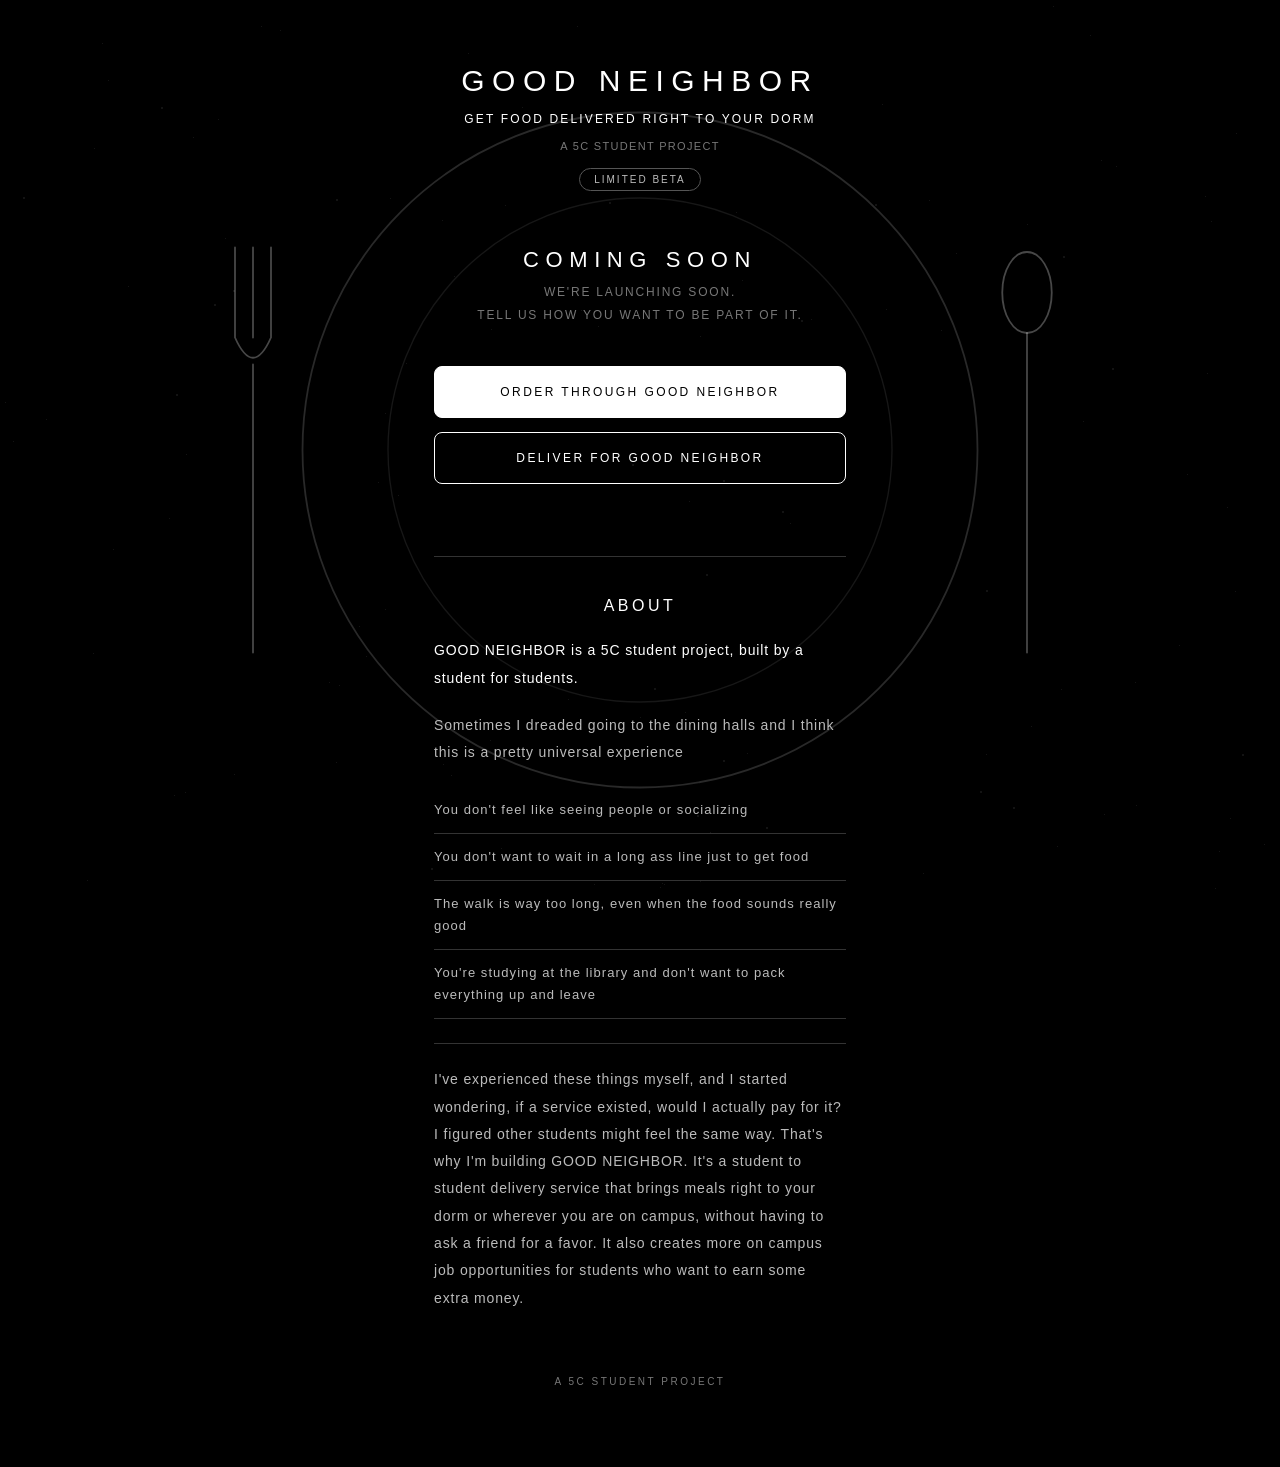
<file: index.html>
<!DOCTYPE html>
<html lang="en">
<head>
<meta charset="utf-8">
<meta name="viewport" content="width=device-width, initial-scale=1, viewport-fit=cover">
<title>GOOD NEIGHBOR | Coming Soon</title>
<meta name="description" content="GoodNeighbor: food delivered right to your dorm. A 5C student project, coming soon.">
<link rel="stylesheet" href="style.css">
</head>
<body>
<main>
  <h1>GOOD NEIGHBOR</h1>
  <div class="tagline">Get food delivered right to your dorm</div>
  <div class="tag">A 5C student project</div>
  <div class="beta">Limited beta</div>

  <div class="soon">Coming Soon</div>
  <div class="soon-sub">We're launching soon.<br>Tell us how you want to be part of it.</div>

  <a class="btn solid" href="order.html">Order through GOOD NEIGHBOR</a>
  <a class="btn" href="deliver.html">Deliver for GOOD NEIGHBOR</a>

  <section class="about" id="about">
    <div class="section-title">About</div>
    <p class="strong">GOOD NEIGHBOR is a 5C student project, built by a student for students.</p>
    <p>Sometimes I dreaded going to the dining halls and I think this is a pretty universal experience</p>
    <ul>
       <li>You don't feel like seeing people or socializing</li>
        <li>You don't want to wait in a long ass line just to get food</li>
      <li>The walk is way too long, even when the food sounds really good</li>

     <li>You're studying at the library and don't want to pack everything up and leave<li>

    </ul>
    <p>I've experienced these things myself, and I started wondering, if a service existed, would I actually pay for it? I figured other students might feel the same way.

That's why I'm building GOOD NEIGHBOR. It's a student to student delivery service that brings meals right to your dorm or wherever you are on campus, without having to ask a friend for a favor. It also creates more on campus job opportunities for students who want to earn some extra money.</p>
  </section>

  <div class="footer">A 5C student project</div>
</main>
<script src="app.js"></script>
</body>
</html>
</file>
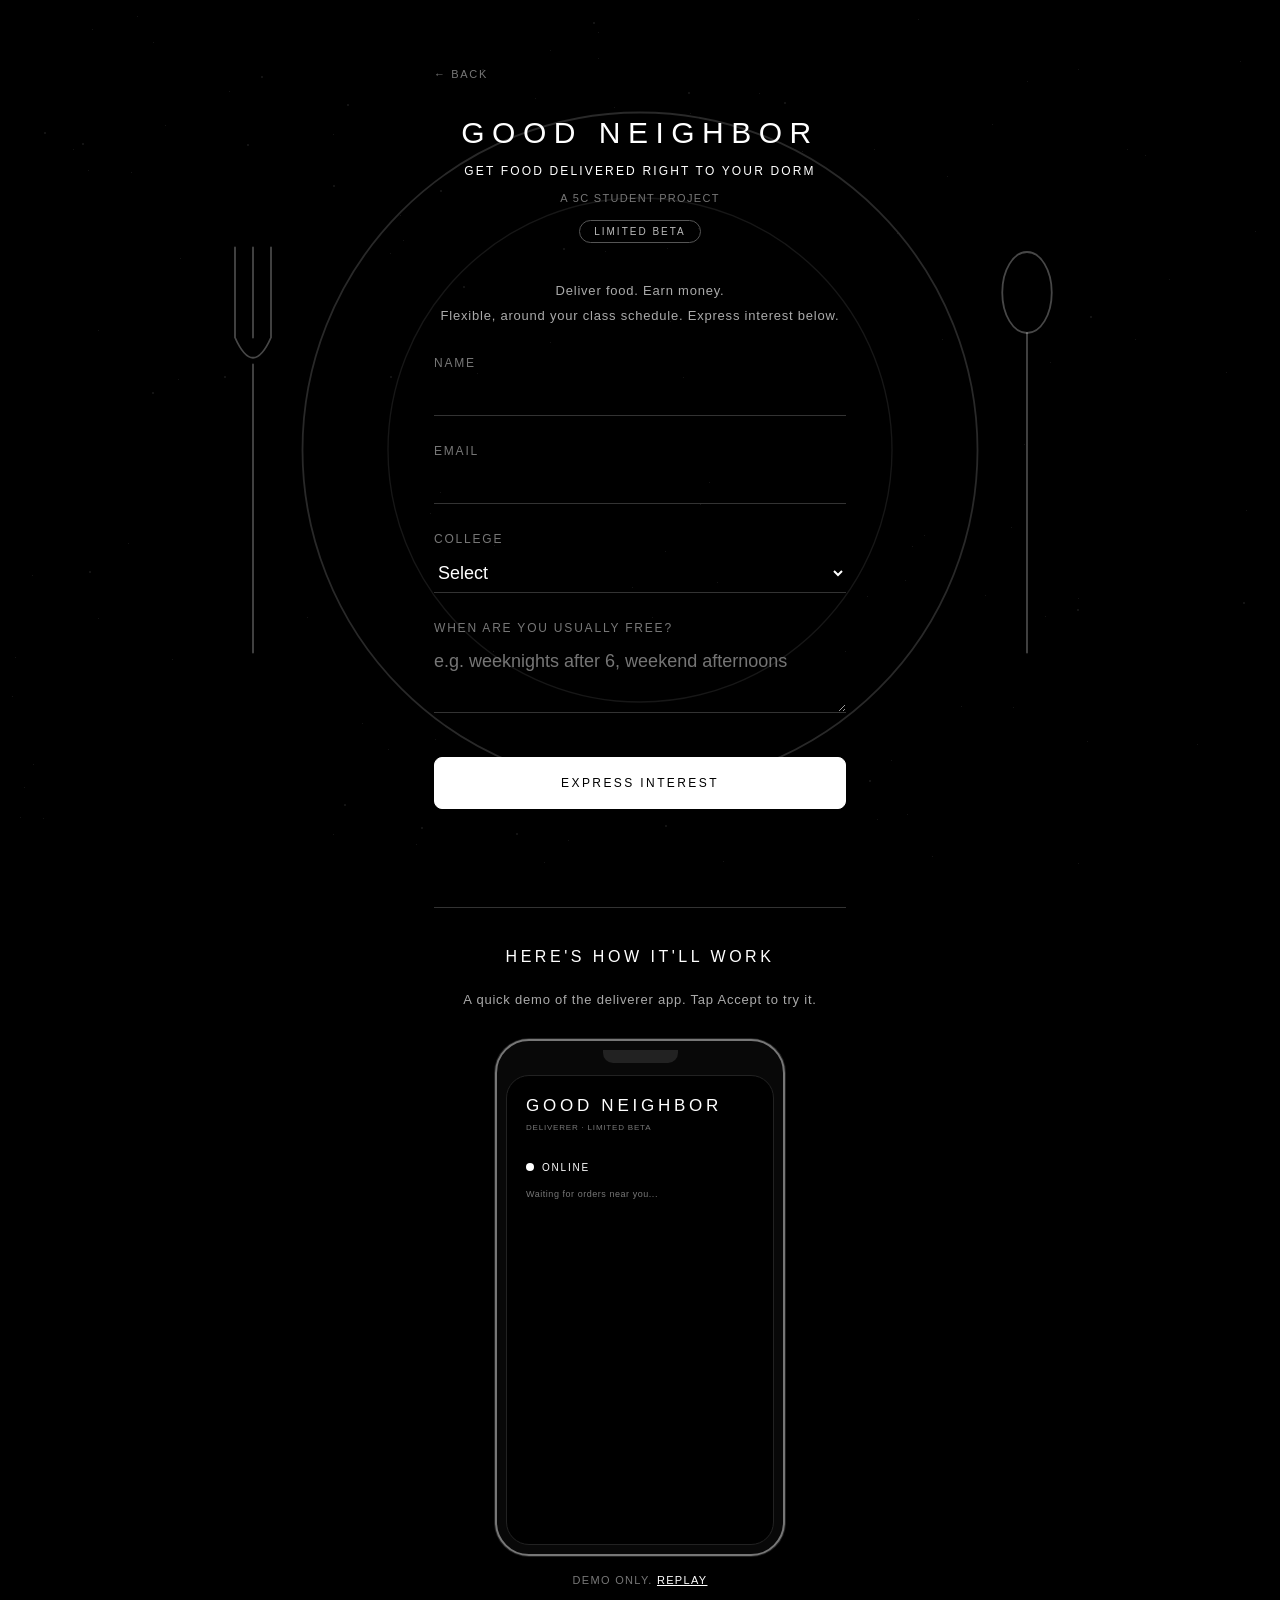
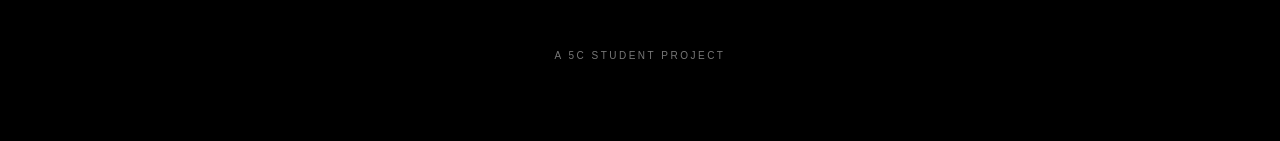
<file: deliver.html>
<!DOCTYPE html>
<html lang="en">
<head>
<meta charset="utf-8">
<meta name="viewport" content="width=device-width, initial-scale=1, viewport-fit=cover">
<title>Deliver | GOOD NEIGHBOR</title>
<link rel="stylesheet" href="style.css">
</head>
<body>
<main>
  <a class="back" href="index.html">&larr; Back</a>
  <h1><a href="index.html">GOOD NEIGHBOR</a></h1>
  <div class="tagline">Get food delivered right to your dorm</div>
  <div class="tag">A 5C student project</div>
  <div class="beta">Limited beta</div>

  <div class="lede">Deliver food. Earn money.<br>Flexible, around your class schedule. Express interest below.</div>

  <form id="interest" data-role="deliverer">
    <label for="name">Name</label>
    <input id="name" name="name" type="text" required autocomplete="name">

    <label for="email">Email</label>
    <input id="email" name="email" type="email" required autocomplete="email">

    <label for="college">College</label>
    <select id="college" name="college" required>
      <option value="">Select</option>
      <option>Pomona</option>

      <option>CMC</option>
      <option>Scripps</option>
      <option>Pitzer</option>
      <option>Mudd</option>
    
    </select>

    <label for="avail">When are you usually free?</label>
    <textarea id="avail" name="availability" placeholder="e.g. weeknights after 6, weekend afternoons"></textarea>

    <button class="btn solid" type="submit">Express interest</button>
    <div id="msg" role="status"></div>
  </form>

  <section class="demo">
    <div class="section-title">Here's how it'll work</div>
    <div class="lede" style="margin-top:0">A quick demo of the deliverer app. Tap Accept to try it.</div>

    <div class="phone" id="deliver-demo">
      <div class="phone-notch"></div>
      <div class="phone-screen">
        <div class="phone-brand">GOOD NEIGHBOR</div>
        <div class="phone-project">Deliverer &middot; Limited beta</div>

        <div class="dstate on" id="d-idle">
          <div class="online"><span class="pulse"></span>Online</div>
          <div class="phone-help" style="margin-top:14px">Waiting for orders near you...</div>
        </div>

        <div class="dstate" id="d-offer">
          <div class="notif">
            <div class="notif-top"><span>New order</span><span>now</span></div>
            <div class="notif-main">Deliver hamburger</div>
            <div class="notif-route">Malott &rarr; West Dorm</div>
            <div class="notif-pay">You earn $2.00</div>
            <div class="notif-btns">
              <button type="button" class="nb" id="d-decline">Decline</button>
              <button type="button" class="nb go" id="d-accept">Accept</button>
            </div>
          </div>
        </div>

        <div class="dstate" id="d-active">
          <div class="phone-label" style="margin-top:6px">Current delivery</div>
          <div class="notif-main" style="margin-bottom:12px">Hamburger &middot; Malott &rarr; West Dorm</div>
          <div class="dstep" id="s1"><span class="dot"></span>Head to Malott</div>
          <div class="dstep" id="s2"><span class="dot"></span>Pick up the hamburger</div>
          <div class="dstep" id="s3"><span class="dot"></span>Drop off at West Dorm</div>
        </div>

        <div class="dstate" id="d-done">
          <div class="done-check">&#10003;</div>
          <div class="notif-main" style="text-align:center">Delivered</div>
          <div class="earned">+ $2.00 earned</div>
        </div>
      </div>
    </div>
    <div class="demo-note">Demo only. <a href="#" id="replay">Replay</a></div>
  </section>

  <div class="footer">A 5C student project</div>
</main>
<script src="app.js"></script>
</body>
</html>
</file>
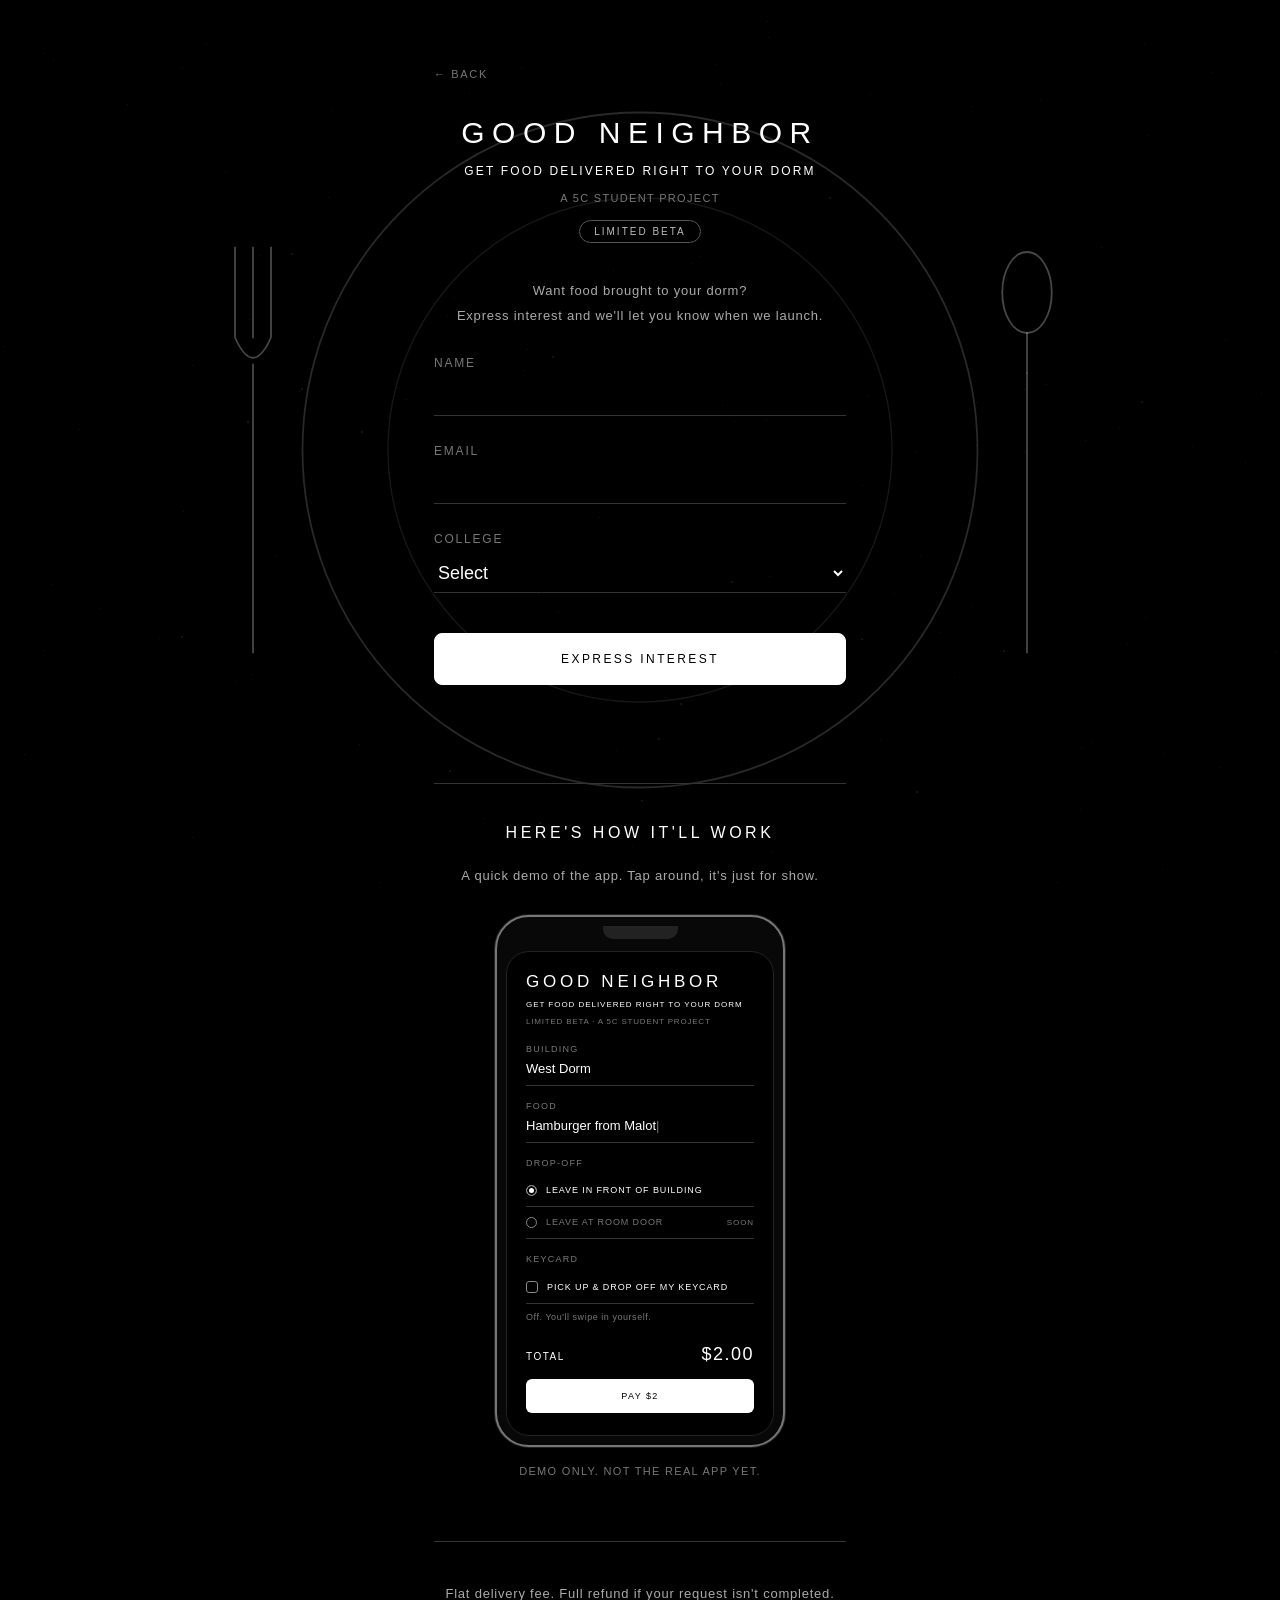
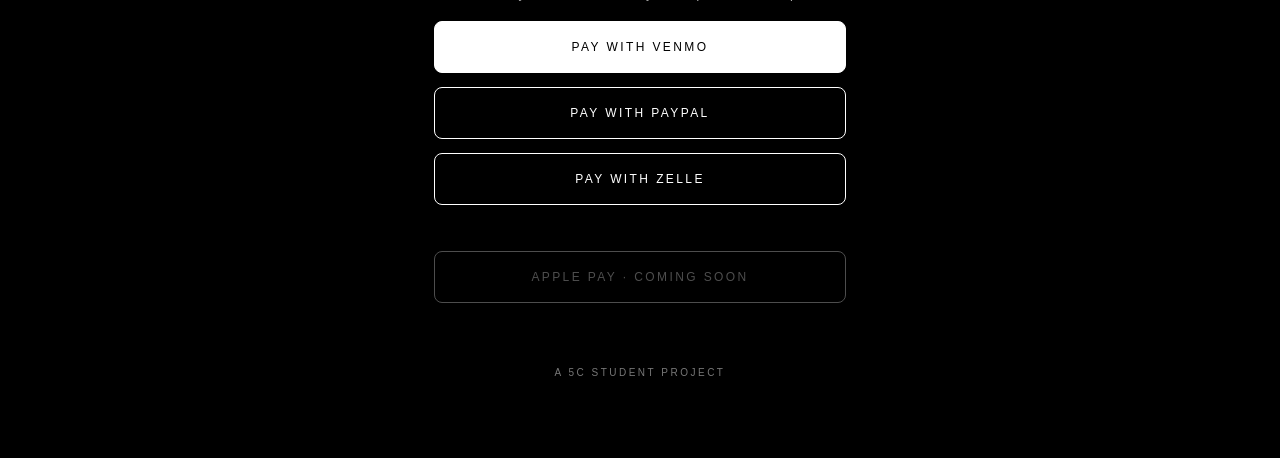
<file: order.html>
<!DOCTYPE html>
<html lang="en">
<head>
<meta charset="utf-8">
<meta name="viewport" content="width=device-width, initial-scale=1, viewport-fit=cover">
<title>Order | GOOD NEIGHBOR</title>
<link rel="stylesheet" href="style.css">
</head>
<body>
<main>
  <a class="back" href="index.html">&larr; Back</a>
  <h1><a href="index.html">GOOD NEIGHBOR</a></h1>
  <div class="tagline">Get food delivered right to your dorm</div>
  <div class="tag">A 5C student project</div>
  <div class="beta">Limited beta</div>

  <div class="lede">Want food brought to your dorm?<br>Express interest and we'll let you know when we launch.</div>

  <form id="interest" data-role="customer">
    <label for="name">Name</label>
    <input id="name" name="name" type="text" required autocomplete="name">

    <label for="email">Email</label>
    <input id="email" name="email" type="email" required autocomplete="email">

    <label for="college">College</label>
    <select id="college" name="college" required>
      <option value="">Select</option>
      <option>Pomona</option>
      <option>Claremont McKenna</option>
      <option>Scripps</option>
      <option>Pitzer</option>
      <option>Harvey Mudd</option>
    </select>

    <button class="btn solid" type="submit">Express interest</button>
    <div id="msg" role="status"></div>
  </form>

  <section class="demo">
    <div class="section-title">Here's how it'll work</div>
    <div class="lede" style="margin-top:0">A quick demo of the app. Tap around, it's just for show.</div>

    <div class="phone" id="order-demo">
      <div class="phone-notch"></div>
      <div class="phone-screen">
        <div class="phone-brand">GOOD NEIGHBOR</div>
        <div class="phone-tagline">Get food delivered right to your dorm</div>
        <div class="phone-project">Limited beta &middot; A 5C student project</div>

        <span class="phone-label">Building</span>
        <div class="phone-value">West Dorm</div>

        <span class="phone-label">Food</span>
        <div class="phone-value"><span id="typed"></span><span class="caret">|</span></div>

        <span class="phone-label">Drop-off</span>
        <div class="phone-option sel" data-group="drop">
          <span class="phone-radio selected"></span>Leave in front of building
        </div>
        <div class="phone-option" style="color:#777">
          <span class="phone-radio"></span>Leave at room door
          <span style="margin-left:auto;font-size:8px">Soon</span>
        </div>

        <span class="phone-label">Keycard</span>
        <div class="phone-option toggle" id="keycard">
          <span class="phone-check"></span>
          <span>Pick up &amp; drop off my keycard</span>
        </div>
        <div class="phone-help" id="keycard-help">Off. You'll swipe in yourself.</div>

        <div class="phone-price"><span>Total</span><strong>$2.00</strong></div>
        <div class="phone-pay">Pay $2</div>
      </div>
    </div>
    <div class="demo-note">Demo only. Not the real app yet.</div>
  </section>

 <section class="pay" id="pay">
   
    <div class="lede" style="margin-top:0">Flat delivery fee. Full refund if your request isn't completed.</div>
    <a class="btn solid" id="pay-venmo" href="#" target="_blank" rel="noopener">Pay with Venmo</a>
    <a class="btn" id="pay-paypal" href="#" target="_blank" rel="noopener">Pay with PayPal</a>
    <button class="btn" id="pay-zelle" type="button">Pay with Zelle</button>
    <div class="zelle-note" id="zelle-note"></div>
    <button class="btn" type="button" disabled>Apple Pay &middot; Coming soon</button>
  </section>
  <div class="footer">A 5C student project</div>
</main>
<script src="app.js"></script>
</body>
</html>
</file>
<file: style.css>
:root{--bg:#000;--fg:#fff;--mute:#777;--line:#333;color-scheme:dark}
*{box-sizing:border-box}
html,body{margin:0;background:var(--bg);color:var(--fg);font-family:Helvetica,Arial,sans-serif;font-weight:300}
input,select,button,textarea{font-family:inherit;font-weight:inherit}
main{position:relative;z-index:1;max-width:460px;margin:0 auto;padding:64px 24px 80px}
svg.plate{position:fixed;inset:0;margin:auto;width:min(100vw,900px);height:min(100vh,900px);z-index:0;pointer-events:none}
@media (max-width:600px){svg.plate g{display:none}}
.star{position:fixed;z-index:0;pointer-events:none;background:#fff;border-radius:50%;opacity:.1;animation:twinkle 4s ease-in-out infinite}
@keyframes twinkle{0%,100%{opacity:.08;transform:scale(.8)}50%{opacity:.9;transform:scale(1.5)}}
@media (prefers-reduced-motion:reduce){.star{animation:none;opacity:.4}}

h1{font-size:clamp(24px,7vw,30px);white-space:nowrap;font-weight:300;letter-spacing:.25em;text-transform:uppercase;margin:0 0 12px;text-align:center}
h1 a{color:inherit;text-decoration:none}
.tagline{font-size:clamp(9px,2.8vw,12px);letter-spacing:.18em;text-transform:uppercase;line-height:1.6;margin-bottom:8px;white-space:nowrap;text-align:center}
.tag{font-size:11px;letter-spacing:.12em;text-transform:uppercase;color:var(--mute);line-height:1.7;text-align:center}
.soon{margin:56px 0 8px;text-align:center;font-size:22px;letter-spacing:.3em;text-transform:uppercase}
.soon-sub{text-align:center;font-size:12px;letter-spacing:.15em;text-transform:uppercase;color:var(--mute);line-height:1.9;margin-bottom:40px}

.btn{display:block;width:100%;text-align:center;text-decoration:none;border:1px solid #fff;border-radius:8px;padding:18px 16px;margin:14px 0;font-size:12px;letter-spacing:.2em;text-transform:uppercase;color:var(--fg);background:none;cursor:pointer;transition:background .2s,color .2s}
.btn:hover{background:#fff;color:#000}
.btn.solid{background:#fff;color:#000}
.btn.solid:hover{background:#ddd}
button.btn:disabled{opacity:.3;cursor:not-allowed}

.about{margin-top:72px;border-top:1px solid var(--line);padding-top:40px}
.section-title{font-size:16px;letter-spacing:.22em;text-transform:uppercase;margin:0 0 22px;text-align:center}
.about p{font-size:14px;letter-spacing:.06em;line-height:1.95;color:#bbb;margin:0 0 20px}
.about ul{list-style:none;padding:0;margin:0 0 22px}
.about li{font-size:13px;letter-spacing:.08em;line-height:1.7;color:#bbb;padding:12px 0;border-bottom:1px solid var(--line)}
.about p.strong{color:var(--fg)}

.back{display:inline-block;margin-bottom:36px;font-size:11px;letter-spacing:.15em;text-transform:uppercase;color:var(--mute);text-decoration:none}
.back:hover{color:#fff}
.lede{font-size:13px;letter-spacing:.06em;line-height:1.9;color:#aaa;text-align:center;margin:36px 0 8px}
form{margin-top:8px}
label{display:block;font-size:12px;letter-spacing:.15em;text-transform:uppercase;color:var(--mute);margin:28px 0 8px}
input[type=text],input[type=email],select,textarea{width:100%;background:none;border:0;border-bottom:1px solid var(--line);color:var(--fg);font-size:18px;padding:8px 0;border-radius:0;outline:none}
select option{background:#000;color:#fff}
textarea{resize:vertical;min-height:70px}
input:focus,select:focus,textarea:focus{border-color:var(--fg)}
form .btn{margin-top:40px}
#msg{font-size:13px;color:var(--mute);margin-top:16px;min-height:18px;text-align:center;line-height:1.6}
.pay{margin-top:64px;border-top:1px solid var(--line);padding-top:40px}
.zelle-note{font-size:12px;color:var(--mute);line-height:1.6;text-align:center;min-height:18px;word-break:break-all}
.footer{margin-top:64px;text-align:center;font-size:10px;letter-spacing:.25em;color:var(--mute);text-transform:uppercase}

/* beta pill */
.beta{display:table;margin:12px auto 0;border:1px solid #555;border-radius:20px;padding:5px 14px;font-size:10px;letter-spacing:.2em;text-transform:uppercase;color:#bbb}

/* demo section */
.demo{margin-top:64px;border-top:1px solid var(--line);padding-top:40px}
.demo-note{text-align:center;font-size:11px;letter-spacing:.12em;text-transform:uppercase;color:var(--mute);margin-top:18px}
.demo-note a{color:#fff}

/* phone */
.phone{width:290px;margin:26px auto 0;padding:9px;border:2px solid #777;border-radius:34px;background:#080808;box-shadow:0 0 0 1px #222}
.phone-notch{width:75px;height:13px;border-radius:0 0 10px 10px;background:#222;margin:0 auto 12px}
.phone-screen{border-radius:23px;background:#000;padding:20px 19px 22px;text-align:left;min-height:470px;border:1px solid #222}
.phone-brand{font-size:17px;letter-spacing:.22em;text-transform:uppercase;white-space:nowrap;margin-bottom:7px}
.phone-tagline{font-size:8px;letter-spacing:.12em;text-transform:uppercase;line-height:1.6;margin-bottom:5px}
.phone-project{color:#777;font-size:8px;letter-spacing:.1em;text-transform:uppercase;margin-bottom:18px}
.phone-label{display:block;font-size:9px;letter-spacing:.14em;text-transform:uppercase;color:#777;margin:15px 0 7px}
.phone-value{font-size:13px;padding:0 0 8px;border-bottom:1px solid #333;min-height:25px}
.caret{animation:blink 1s steps(1) infinite;color:#777}
@keyframes blink{50%{opacity:0}}
.phone-option{display:flex;align-items:center;gap:9px;padding:10px 0;border-bottom:1px solid #333;font-size:9px;letter-spacing:.1em;text-transform:uppercase}
.phone-radio{width:11px;height:11px;border:1px solid #888;border-radius:50%;flex:none}
.phone-radio.selected{background:#fff;box-shadow:inset 0 0 0 2px #000}
.phone-check{width:12px;height:12px;border:1px solid #888;border-radius:3px;flex:none;transition:background .2s}
.toggle{cursor:pointer}
.toggle.on .phone-check{background:#fff;box-shadow:inset 0 0 0 2px #000}
.phone-help{font-size:9px;color:#777;letter-spacing:.06em;line-height:1.6;margin-top:6px}
.phone-price{display:flex;justify-content:space-between;align-items:baseline;margin-top:20px;font-size:10px;letter-spacing:.15em;text-transform:uppercase}
.phone-price strong{font-size:18px;font-weight:300}
.phone-pay{margin-top:14px;background:#fff;color:#000;border-radius:6px;text-align:center;padding:12px 5px;font-size:9px;letter-spacing:.16em;text-transform:uppercase}

/* deliverer demo */
.dstate{display:none}
.dstate.on{display:block;animation:fadein .4s ease}
@keyframes fadein{from{opacity:0;transform:translateY(6px)}to{opacity:1;transform:none}}
.online{display:flex;align-items:center;gap:8px;font-size:10px;letter-spacing:.18em;text-transform:uppercase;margin-top:30px}
.pulse{width:8px;height:8px;border-radius:50%;background:#fff;animation:pulse 1.6s ease-in-out infinite}
@keyframes pulse{0%,100%{opacity:.3;transform:scale(.8)}50%{opacity:1;transform:scale(1.3)}}
.notif{border:1px solid #555;border-radius:14px;padding:14px;background:#0c0c0c;margin-top:12px;animation:slidein .5s cubic-bezier(.2,.9,.3,1.2)}
@keyframes slidein{from{opacity:0;transform:translateY(-30px)}to{opacity:1;transform:none}}
.notif-top{display:flex;justify-content:space-between;font-size:8px;letter-spacing:.15em;text-transform:uppercase;color:#777;margin-bottom:10px}
.notif-main{font-size:13px;letter-spacing:.04em;line-height:1.5}
.notif-route{font-size:11px;color:#aaa;margin-top:4px;letter-spacing:.06em}
.notif-pay{font-size:10px;color:#777;margin-top:10px;letter-spacing:.1em;text-transform:uppercase}
.notif-btns{display:flex;gap:8px;margin-top:14px}
.nb{flex:1;border:1px solid #666;background:none;color:#fff;border-radius:6px;padding:10px 4px;font-size:9px;letter-spacing:.16em;text-transform:uppercase;cursor:pointer}
.nb.go{background:#fff;color:#000;border-color:#fff}
.dstep{display:flex;align-items:center;gap:10px;padding:12px 0;border-bottom:1px solid #333;font-size:10px;letter-spacing:.1em;text-transform:uppercase;color:#777;transition:color .3s}
.dstep .dot{width:11px;height:11px;border:1px solid #888;border-radius:50%;flex:none;transition:background .3s}
.dstep.now{color:#fff}
.dstep.now .dot{animation:pulse 1.2s ease-in-out infinite;background:#fff}
.dstep.done{color:#aaa}
.dstep.done .dot{background:#fff;box-shadow:inset 0 0 0 2px #000;animation:none}
.done-check{width:46px;height:46px;border:1px solid #fff;border-radius:50%;margin:40px auto 16px;display:flex;align-items:center;justify-content:center;font-size:20px}
.earned{text-align:center;font-size:20px;margin-top:10px;letter-spacing:.05em}
</file>
